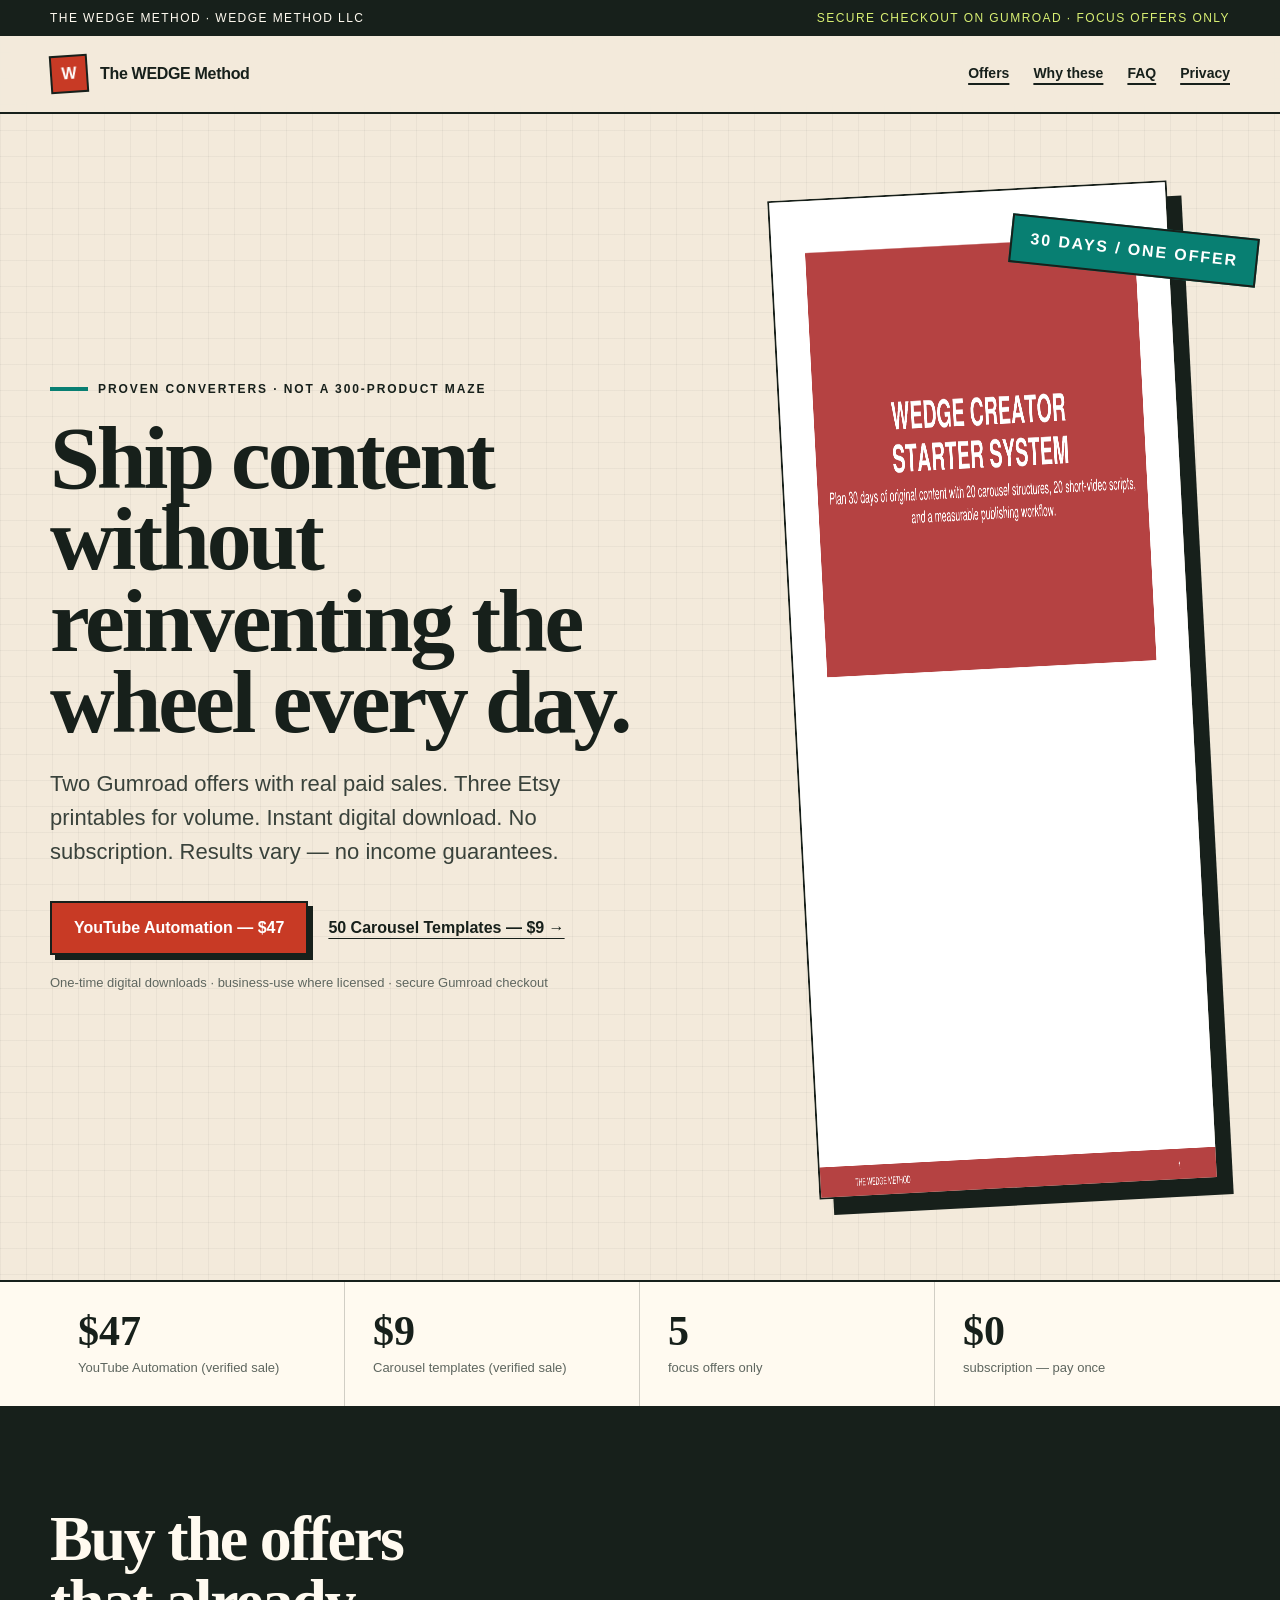
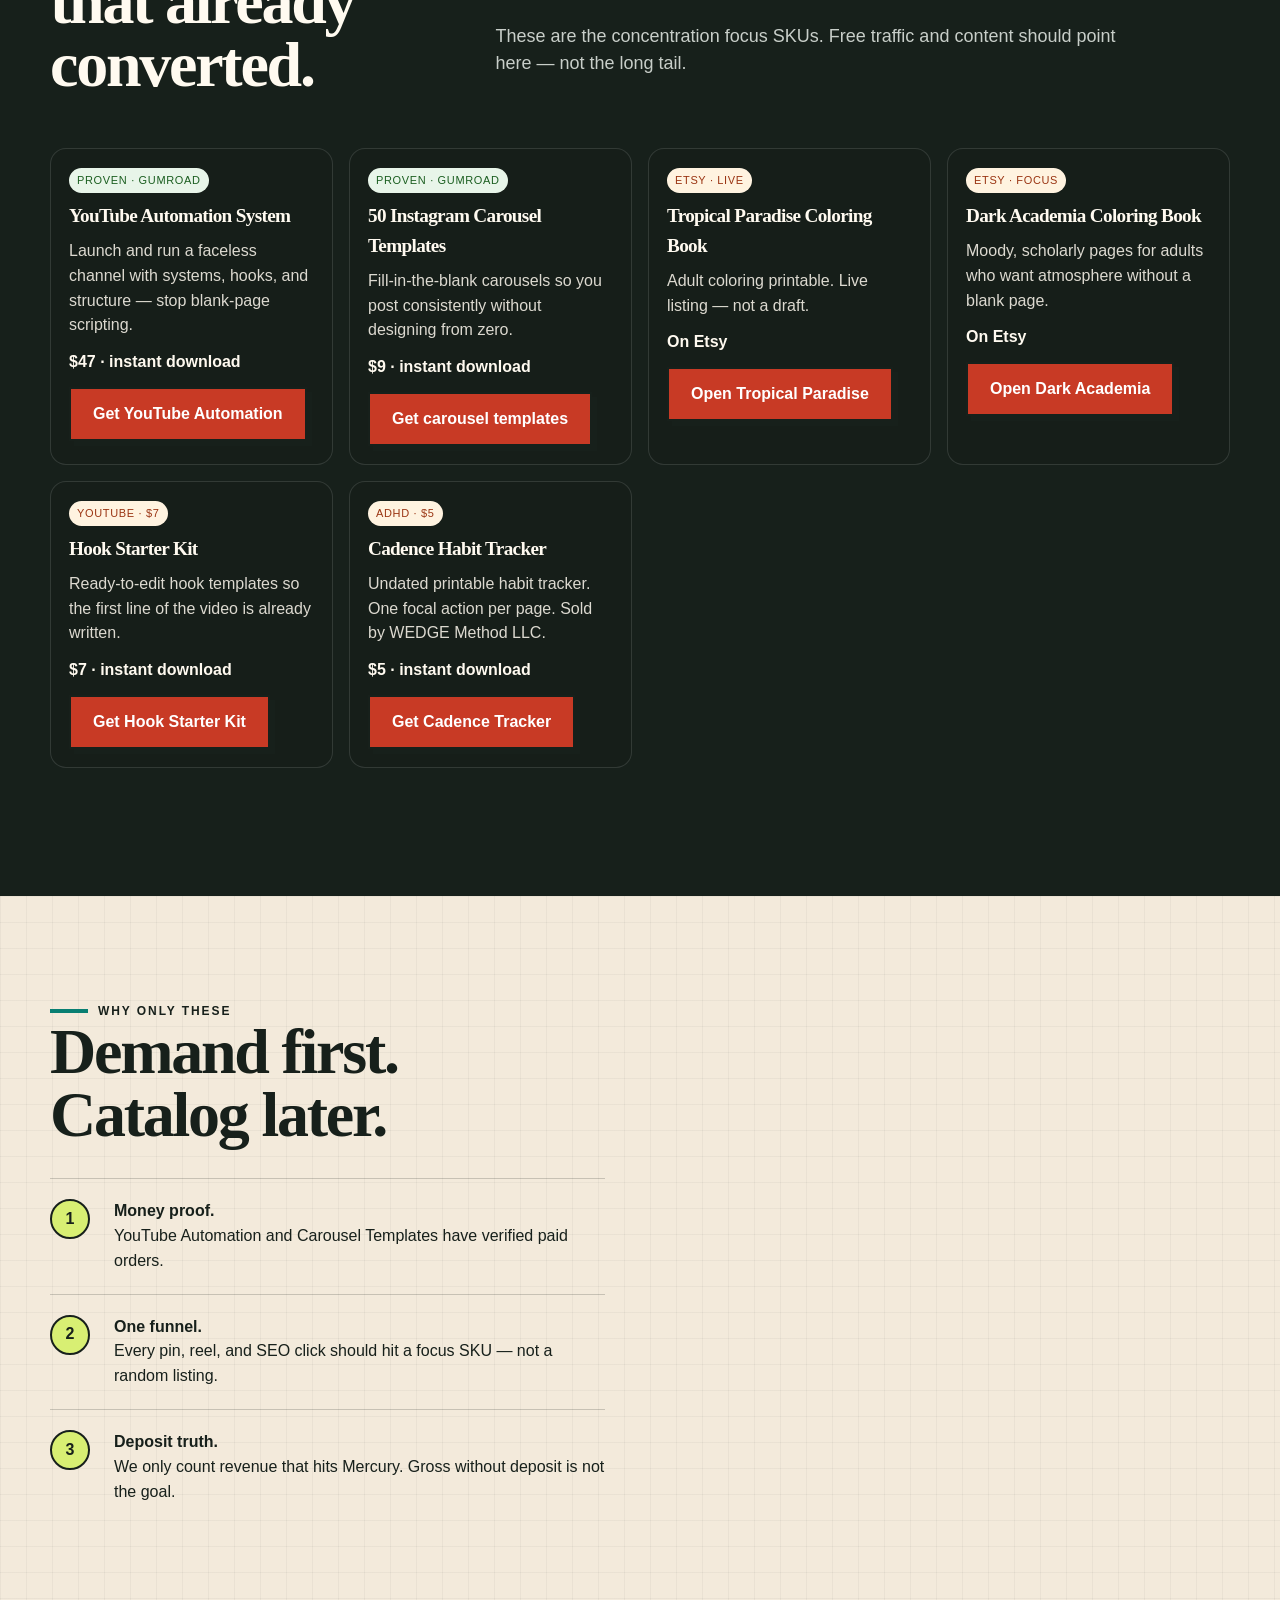
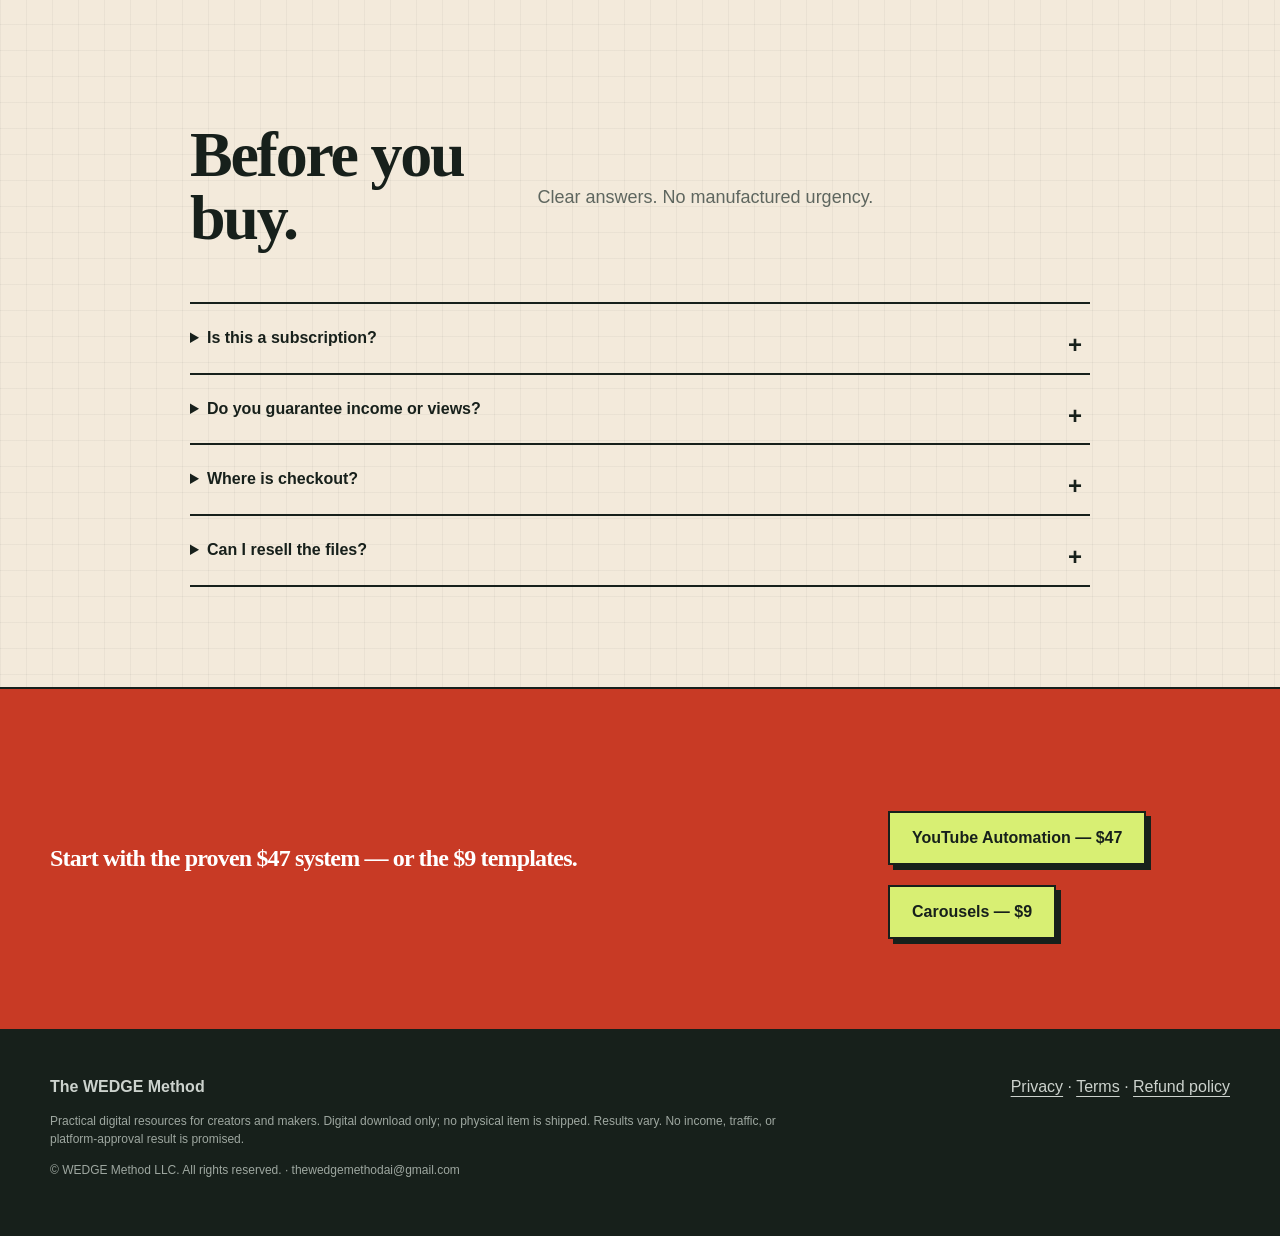
<file: index.html>
<!doctype html>
<html lang="en">
<head>
  <meta charset="utf-8">
  <meta name="viewport" content="width=device-width, initial-scale=1">
  <meta name="robots" content="index,follow">
  <meta name="description" content="The WEDGE Method — proven digital products for creators: YouTube automation system ($47) and 50 Instagram carousel templates ($9). Instant download via Gumroad.">
  <meta property="og:type" content="website">
  <meta property="og:site_name" content="The WEDGE Method">
  <meta property="og:title" content="The WEDGE Method · Tools that remove blank-page work">
  <meta property="og:description" content="Verified checkout. YouTube Automation System $47 · 50 Instagram Carousel Templates $9 · adult coloring printables on Etsy.">
  <meta property="og:image" content="https://jakeolschewski.github.io/wedge-storefront/assets/creator-starter-cover.png">
  <meta property="og:url" content="https://jakeolschewski.github.io/wedge-storefront/">
  <meta name="twitter:card" content="summary_large_image">
  <meta name="twitter:title" content="The WEDGE Method · Proven creator tools">
  <meta name="twitter:description" content="YouTube Automation $47 · Carousel Templates $9 · secure Gumroad checkout.">
  <meta name="twitter:image" content="https://jakeolschewski.github.io/wedge-storefront/assets/creator-starter-cover.png">
  <meta http-equiv="Content-Security-Policy" content="default-src 'self'; img-src 'self' https:; style-src 'self' 'unsafe-inline'; script-src 'self'; base-uri 'none'; form-action 'none'">
  <title>The WEDGE Method · YouTube Automation + Carousel Templates</title>
  <link rel="icon" href="favicon.svg" type="image/svg+xml">
  <link rel="stylesheet" href="styles.css">
  <style>
    .offer-grid{display:grid;grid-template-columns:repeat(auto-fit,minmax(260px,1fr));gap:16px;margin:28px 0}
    .offer{border:1px solid rgba(255,255,255,.12);border-radius:16px;padding:18px;background:rgba(0,0,0,.04)}
    .offer h3{margin:8px 0;font-size:1.2rem}
    .offer p{margin:0 0 12px;opacity:.85}
    .badge{display:inline-block;font-size:11px;letter-spacing:.06em;text-transform:uppercase;padding:4px 8px;border-radius:999px;background:#e8f5e9;color:#1b5e20}
    .badge.soft{background:#fff3e0;color:#9a3412}
    .price{font-weight:700;margin-bottom:12px}
  </style>
</head>
<body data-commerce-state="owner_approved_production">
  <a class="skip-link" href="#main">Skip to products</a>

  <div class="topline"><div class="shell"><span>The WEDGE Method · WEDGE Method LLC</span><span class="topline__state">Secure checkout on Gumroad · focus offers only</span></div></div>
  <header class="nav">
    <div class="shell nav__inner">
      <a class="wordmark" href="index.html" aria-label="The WEDGE Method home"><span class="wordmark__mark">W</span><span>The WEDGE Method</span></a>
      <nav class="nav__links" aria-label="Primary navigation"><a href="#offers">Offers</a><a href="#why">Why these</a><a href="#faq">FAQ</a><a href="privacy.html">Privacy</a></nav>
    </div>
  </header>
<main id="main">
  <section class="hero">
    <div class="shell hero__grid">
      <div data-reveal>
        <span class="eyebrow">Proven converters · not a 300-product maze</span>
        <h1>Ship content without reinventing the wheel every day.</h1>
        <p class="lede">Two Gumroad offers with real paid sales. Three Etsy printables for volume. Instant digital download. No subscription. Results vary — no income guarantees.</p>
        <div class="hero__actions">
          <a class="cta" href="https://wedgemethod.gumroad.com/l/youtube-automation?utm_source=storefront&utm_medium=web&utm_campaign=million_push" rel="noopener sponsored">YouTube Automation — $47</a>
          <a class="text-link" href="https://wedgemethod.gumroad.com/l/carousel-templates-50?utm_source=storefront&utm_medium=web&utm_campaign=million_push" rel="noopener sponsored">50 Carousel Templates — $9 →</a>
        </div>
        <p class="microcopy">One-time digital downloads · business-use where licensed · secure Gumroad checkout</p>
      </div>
      <div class="cover-stage" data-reveal><img class="cover" src="assets/creator-starter-cover.png" width="800" height="1000" alt="The WEDGE Method digital products"></div>
    </div>
  </section>

  <section class="metrics" aria-label="Focus summary"><div class="shell metrics__grid">
    <div class="metric"><strong>$47</strong><span>YouTube Automation (verified sale)</span></div>
    <div class="metric"><strong>$9</strong><span>Carousel templates (verified sale)</span></div>
    <div class="metric"><strong>5</strong><span>focus offers only</span></div>
    <div class="metric"><strong>$0</strong><span>subscription — pay once</span></div>
  </div></section>

  <section class="section section--ink" id="offers">
    <div class="shell">
      <div class="section__head"><h2>Buy the offers that already converted.</h2><p class="section__intro">These are the concentration focus SKUs. Free traffic and content should point here — not the long tail.</p></div>
      <div class="offer-grid">
        <article class="offer">
          <span class="badge">Proven · Gumroad</span>
          <h3>YouTube Automation System</h3>
          <p>Launch and run a faceless channel with systems, hooks, and structure — stop blank-page scripting.</p>
          <div class="price">$47 · instant download</div>
          <a class="cta" href="https://wedgemethod.gumroad.com/l/youtube-automation?utm_source=storefront&utm_medium=web&utm_campaign=million_push" rel="noopener sponsored">Get YouTube Automation</a>
        </article>
        <article class="offer">
          <span class="badge">Proven · Gumroad</span>
          <h3>50 Instagram Carousel Templates</h3>
          <p>Fill-in-the-blank carousels so you post consistently without designing from zero.</p>
          <div class="price">$9 · instant download</div>
          <a class="cta" href="https://wedgemethod.gumroad.com/l/carousel-templates-50?utm_source=storefront&utm_medium=web&utm_campaign=million_push" rel="noopener sponsored">Get carousel templates</a>
        </article>
        <article class="offer">
          <span class="badge soft">Etsy · live</span>
          <h3>Tropical Paradise Coloring Book</h3>
          <p>Adult coloring printable. Live listing — not a draft.</p>
          <div class="price">On Etsy</div>
          <a class="cta" href="https://www.etsy.com/listing/4511860688?utm_source=storefront&utm_medium=web&utm_campaign=million_push" rel="noopener">Open Tropical Paradise</a>
        </article>
        <article class="offer">
          <span class="badge soft">Etsy · focus</span>
          <h3>Dark Academia Coloring Book</h3>
          <p>Moody, scholarly pages for adults who want atmosphere without a blank page.</p>
          <div class="price">On Etsy</div>
          <a class="cta" href="https://www.etsy.com/listing/4512462713?utm_source=storefront&utm_medium=web&utm_campaign=million_push" rel="noopener">Open Dark Academia</a>
        </article>
        <article class="offer">
          <span class="badge soft">YouTube · $7</span>
          <h3>Hook Starter Kit</h3>
          <p>Ready-to-edit hook templates so the first line of the video is already written.</p>
          <div class="price">$7 · instant download</div>
          <a class="cta" href="https://wedgemethod.gumroad.com/l/hook-starter-kit?utm_source=storefront&utm_medium=web&utm_campaign=million_push" rel="noopener sponsored">Get Hook Starter Kit</a>
        </article>
        <article class="offer">
          <span class="badge soft">ADHD · $5</span>
          <h3>Cadence Habit Tracker</h3>
          <p>Undated printable habit tracker. One focal action per page. Sold by WEDGE Method LLC.</p>
          <div class="price">$5 · instant download</div>
          <a class="cta" href="https://wedgemethod.gumroad.com/l/adurm?utm_source=storefront&utm_medium=web&utm_campaign=million_push" rel="noopener sponsored">Get Cadence Tracker</a>
        </article>
      </div>
    </div>
  </section>

  <section class="section" id="why">
    <div class="shell method">
      <div data-reveal>
        <span class="eyebrow">Why only these</span>
        <h2>Demand first. Catalog later.</h2>
        <ol class="steps">
          <li><span>1</span><div><strong>Money proof.</strong><br>YouTube Automation and Carousel Templates have verified paid orders.</div></li>
          <li><span>2</span><div><strong>One funnel.</strong><br>Every pin, reel, and SEO click should hit a focus SKU — not a random listing.</div></li>
          <li><span>3</span><div><strong>Deposit truth.</strong><br>We only count revenue that hits Mercury. Gross without deposit is not the goal.</div></li>
        </ol>
      </div>
    </div>
  </section>

  <section class="section" id="faq"><div class="shell faq"><div class="section__head"><h2>Before you buy.</h2><p class="section__intro">Clear answers. No manufactured urgency.</p></div>
    <details><summary>Is this a subscription?</summary><p>No. Each listed offer is a one-time digital download on Gumroad or Etsy.</p></details>
    <details><summary>Do you guarantee income or views?</summary><p>No. These are tools and printables. Results depend on your offer, audience, and execution.</p></details>
    <details><summary>Where is checkout?</summary><p>Gumroad for systems/templates. Etsy for the coloring focus listings. Both are established marketplaces with buyer protection.</p></details>
    <details><summary>Can I resell the files?</summary><p>No redistribution or resale of source files unless a product’s license explicitly says otherwise.</p></details>
  </div></section>

  <section class="close"><div class="shell close__grid">
    <h2>Start with the proven $47 system — or the $9 templates.</h2>
    <div class="hero__actions">
      <a class="cta" href="https://wedgemethod.gumroad.com/l/youtube-automation?utm_source=storefront&utm_medium=web&utm_campaign=million_push" rel="noopener sponsored">YouTube Automation — $47</a>
      <a class="cta" href="https://wedgemethod.gumroad.com/l/carousel-templates-50?utm_source=storefront&utm_medium=web&utm_campaign=million_push" rel="noopener sponsored">Carousels — $9</a>
    </div>
  </div></section>
</main>

  <footer class="footer">
    <div class="shell footer__grid">
      <div><strong>The WEDGE Method</strong><p class="footer__small">Practical digital resources for creators and makers. Digital download only; no physical item is shipped. Results vary. No income, traffic, or platform-approval result is promised.</p><p class="footer__small">© WEDGE Method LLC. All rights reserved. · thewedgemethodai@gmail.com</p></div>
      <div><a href="privacy.html">Privacy</a> · <a href="terms.html">Terms</a> · <a href="refund.html">Refund policy</a></div>
    </div>
  </footer>
  <script src="app.js" defer></script>
</body>
</html>
</file>
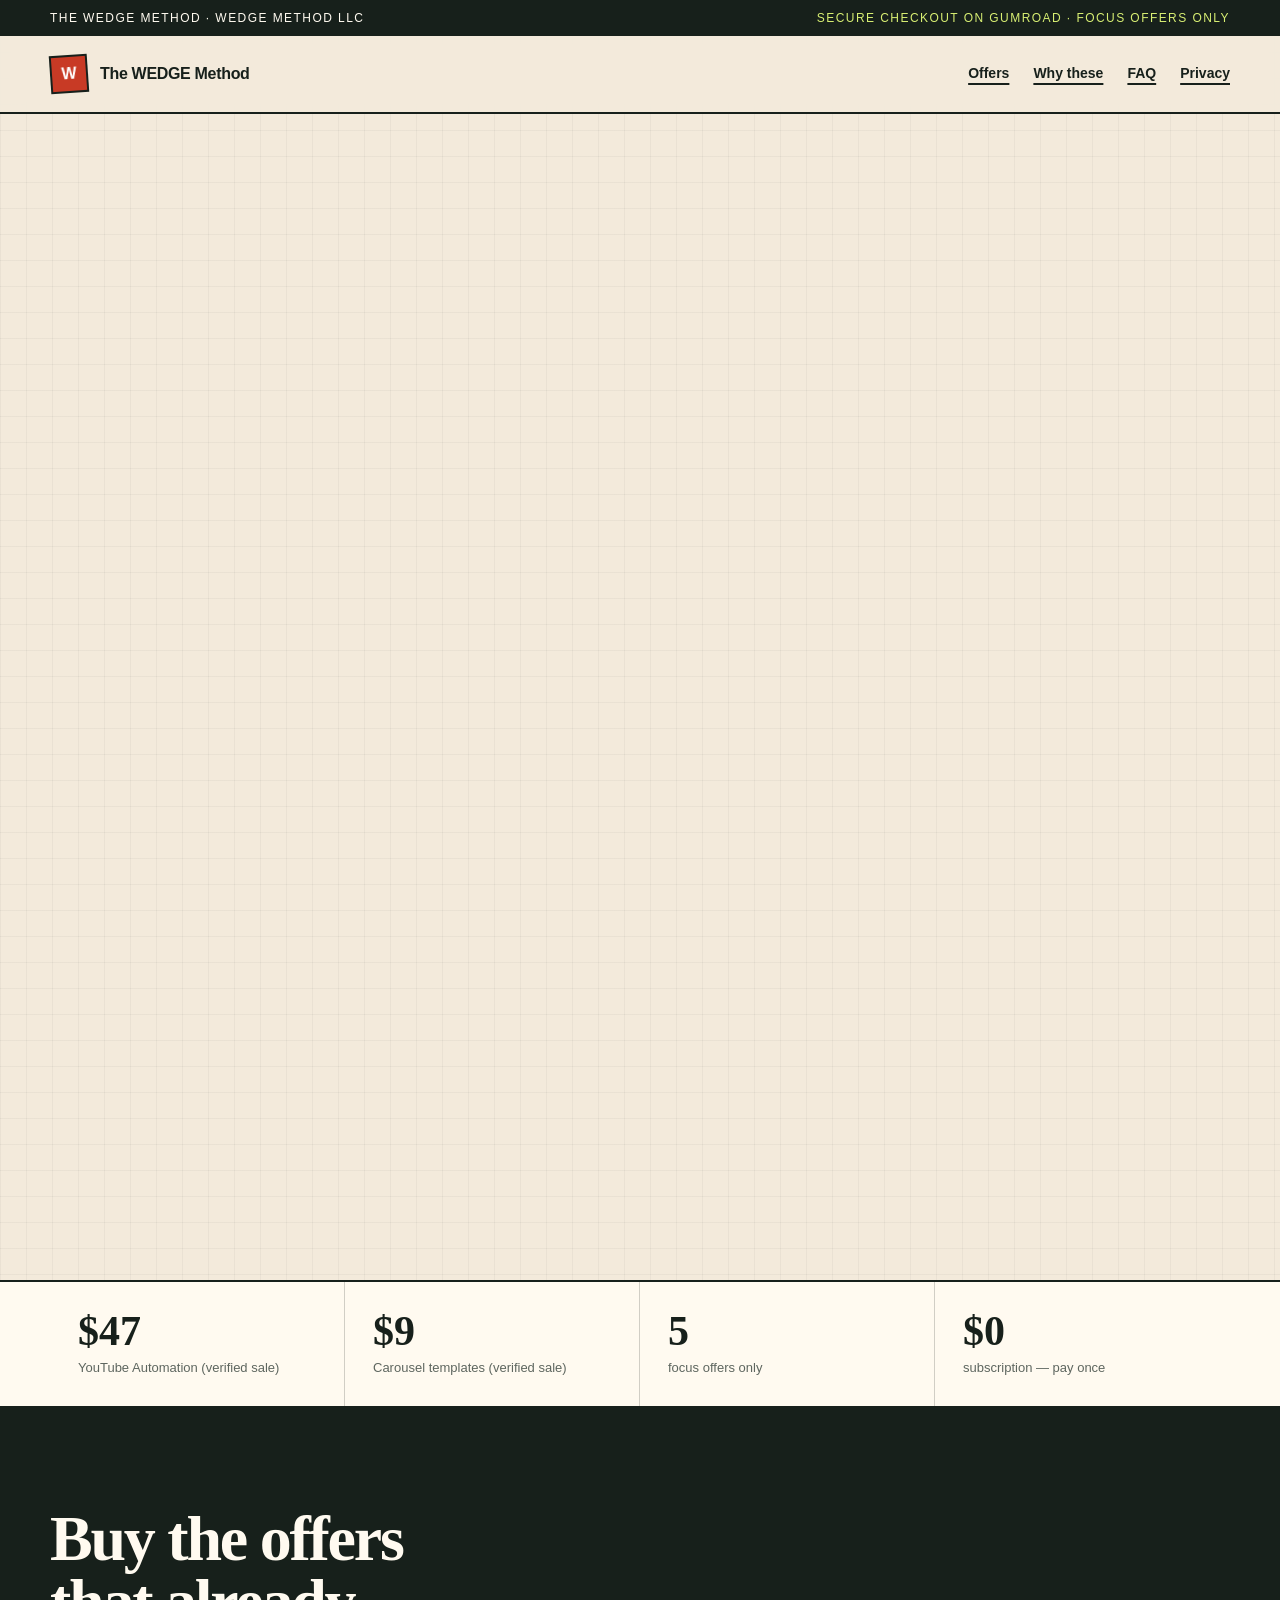
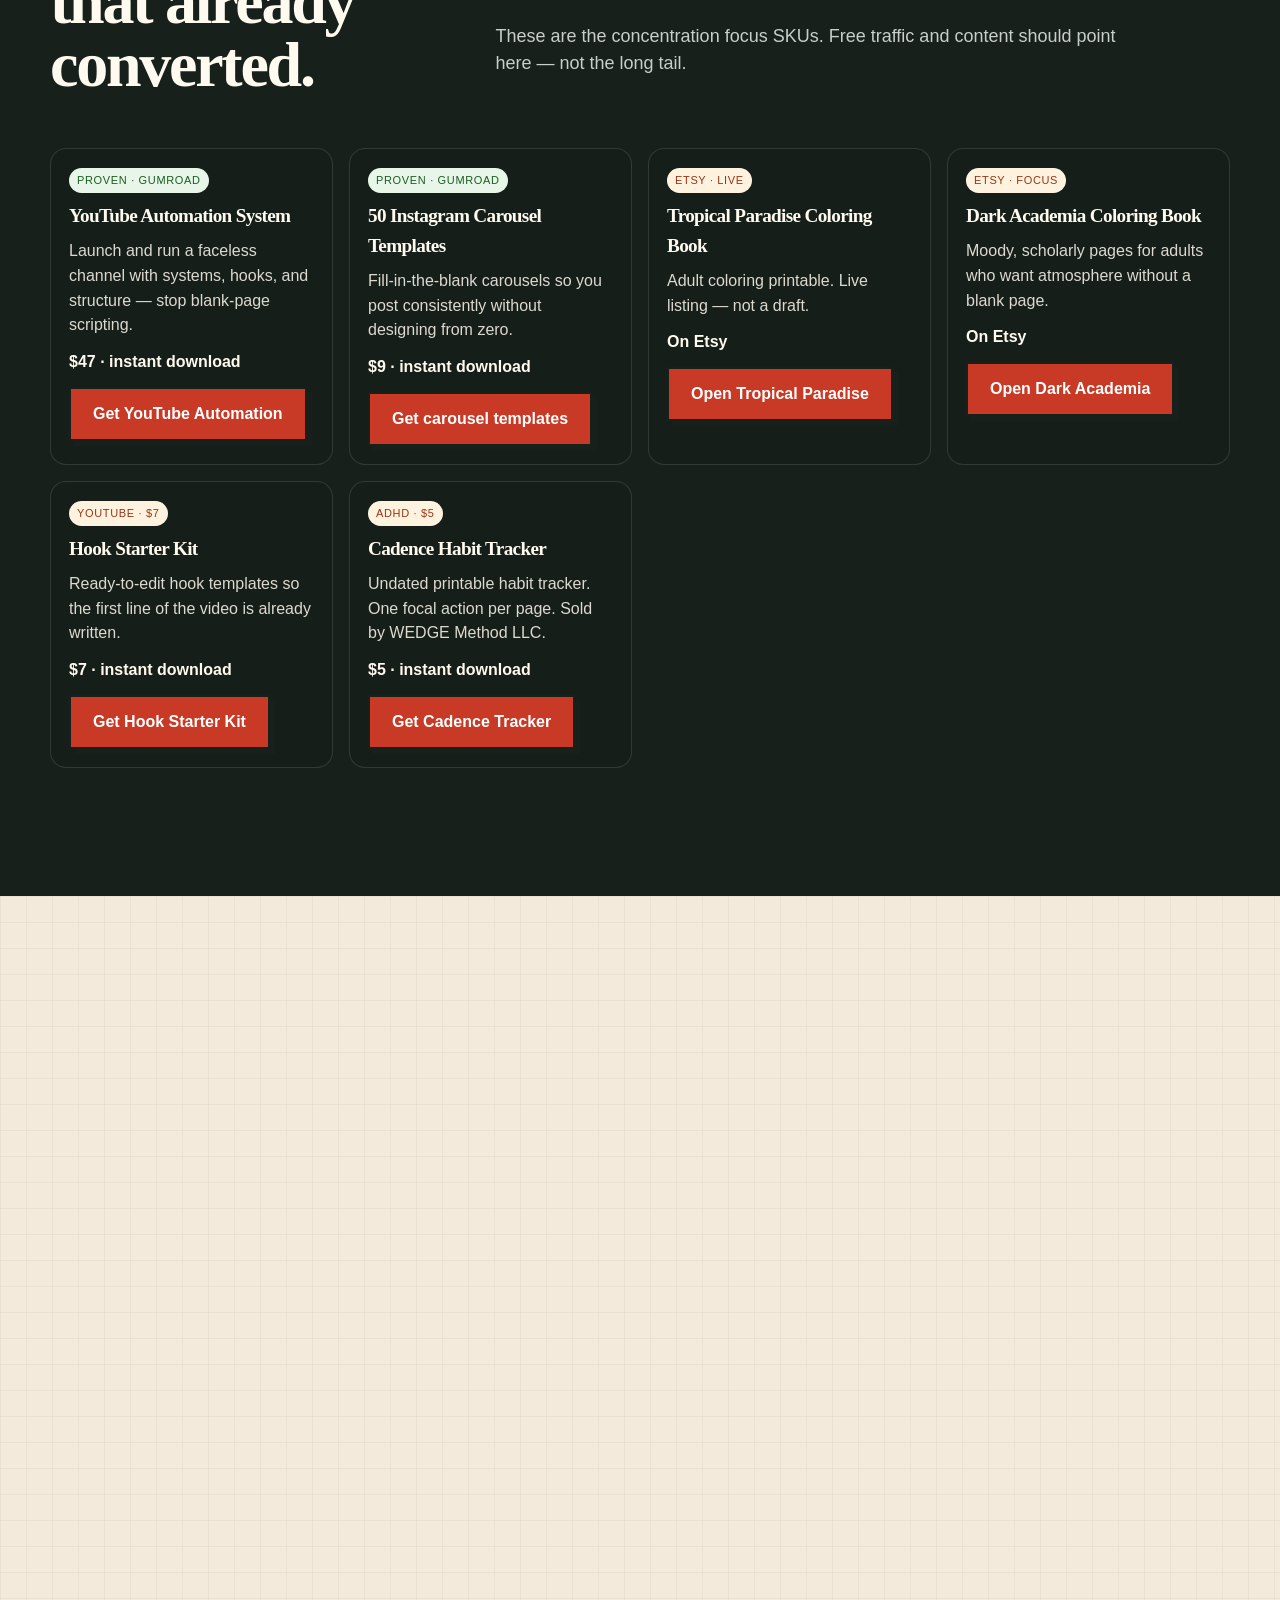
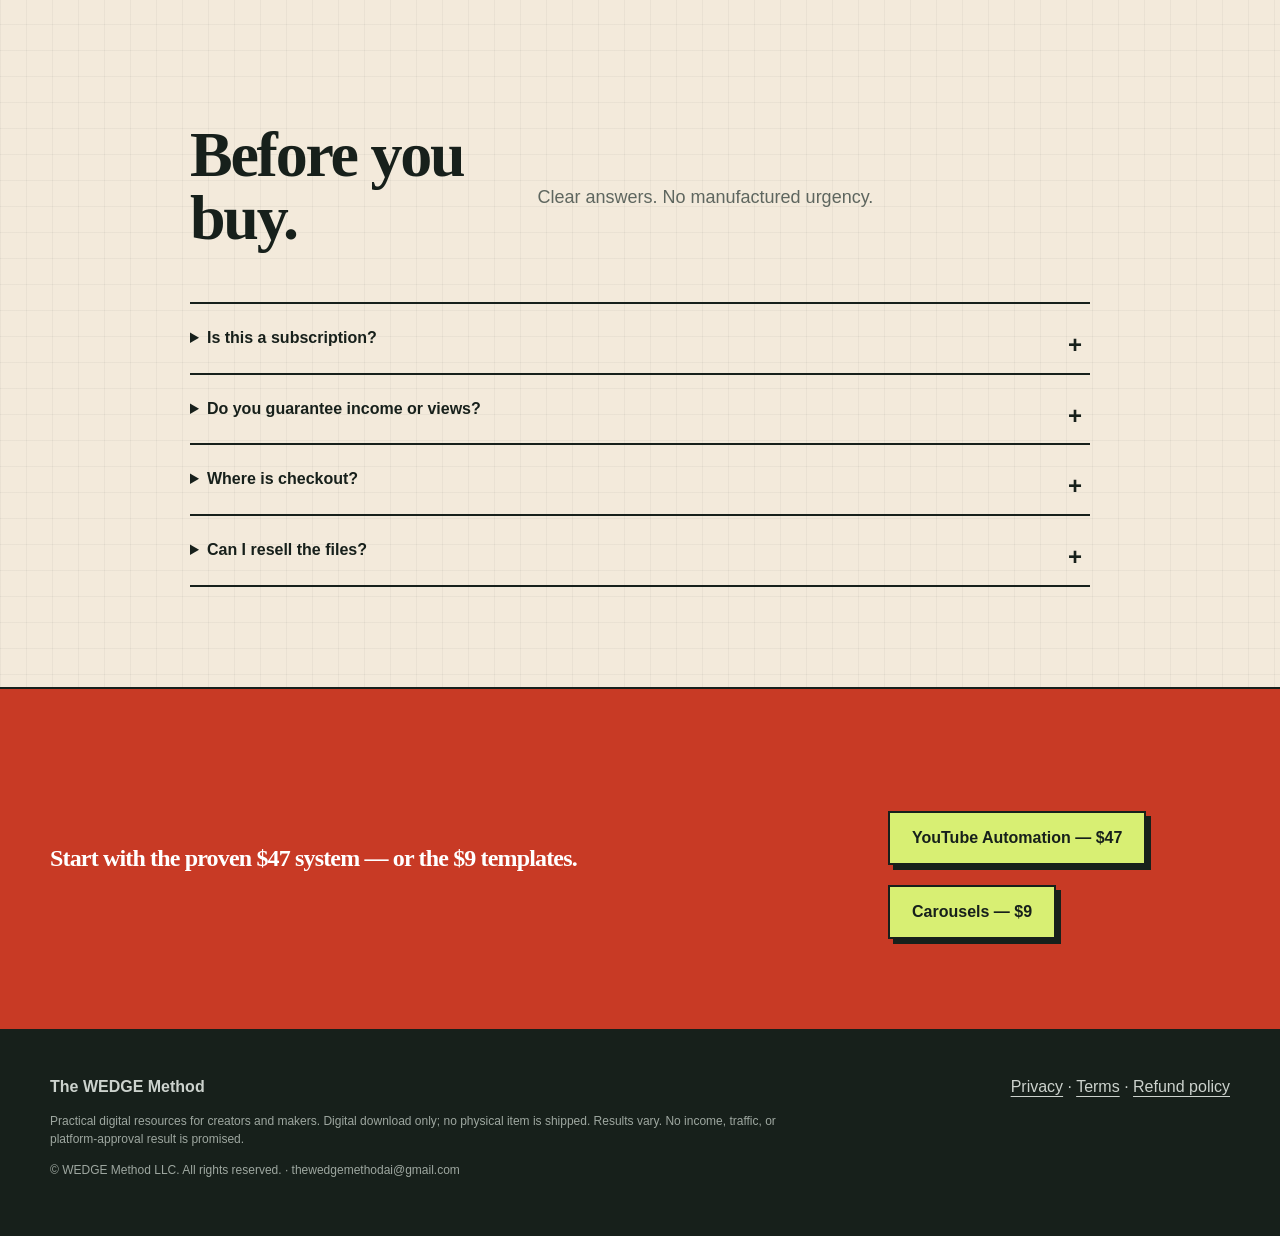
<file: adhd.html>
<!doctype html>
<html lang="en">
<head>
  <meta charset="utf-8">
  <meta name="viewport" content="width=device-width, initial-scale=1">
  <meta name="robots" content="noindex,follow">
  <meta http-equiv="refresh" content="0; url=index.html">
  <title>ADHD Life OS is not for sale yet · The WEDGE Method</title>
  <link rel="canonical" href="https://jakeolschewski.github.io/wedge-storefront/">
</head>
<body>
  <p>ADHD Life OS is not a live product of WEDGE Method LLC. The checkout slug does not exist.</p>
  <p><a href="index.html">Buy the live YouTube Automation System ($47) or carousel templates ($9).</a></p>
  <p>Sold by WEDGE Method LLC. The WEDGE Method is the customer-facing brand.</p>
</body>
</html>
</file>
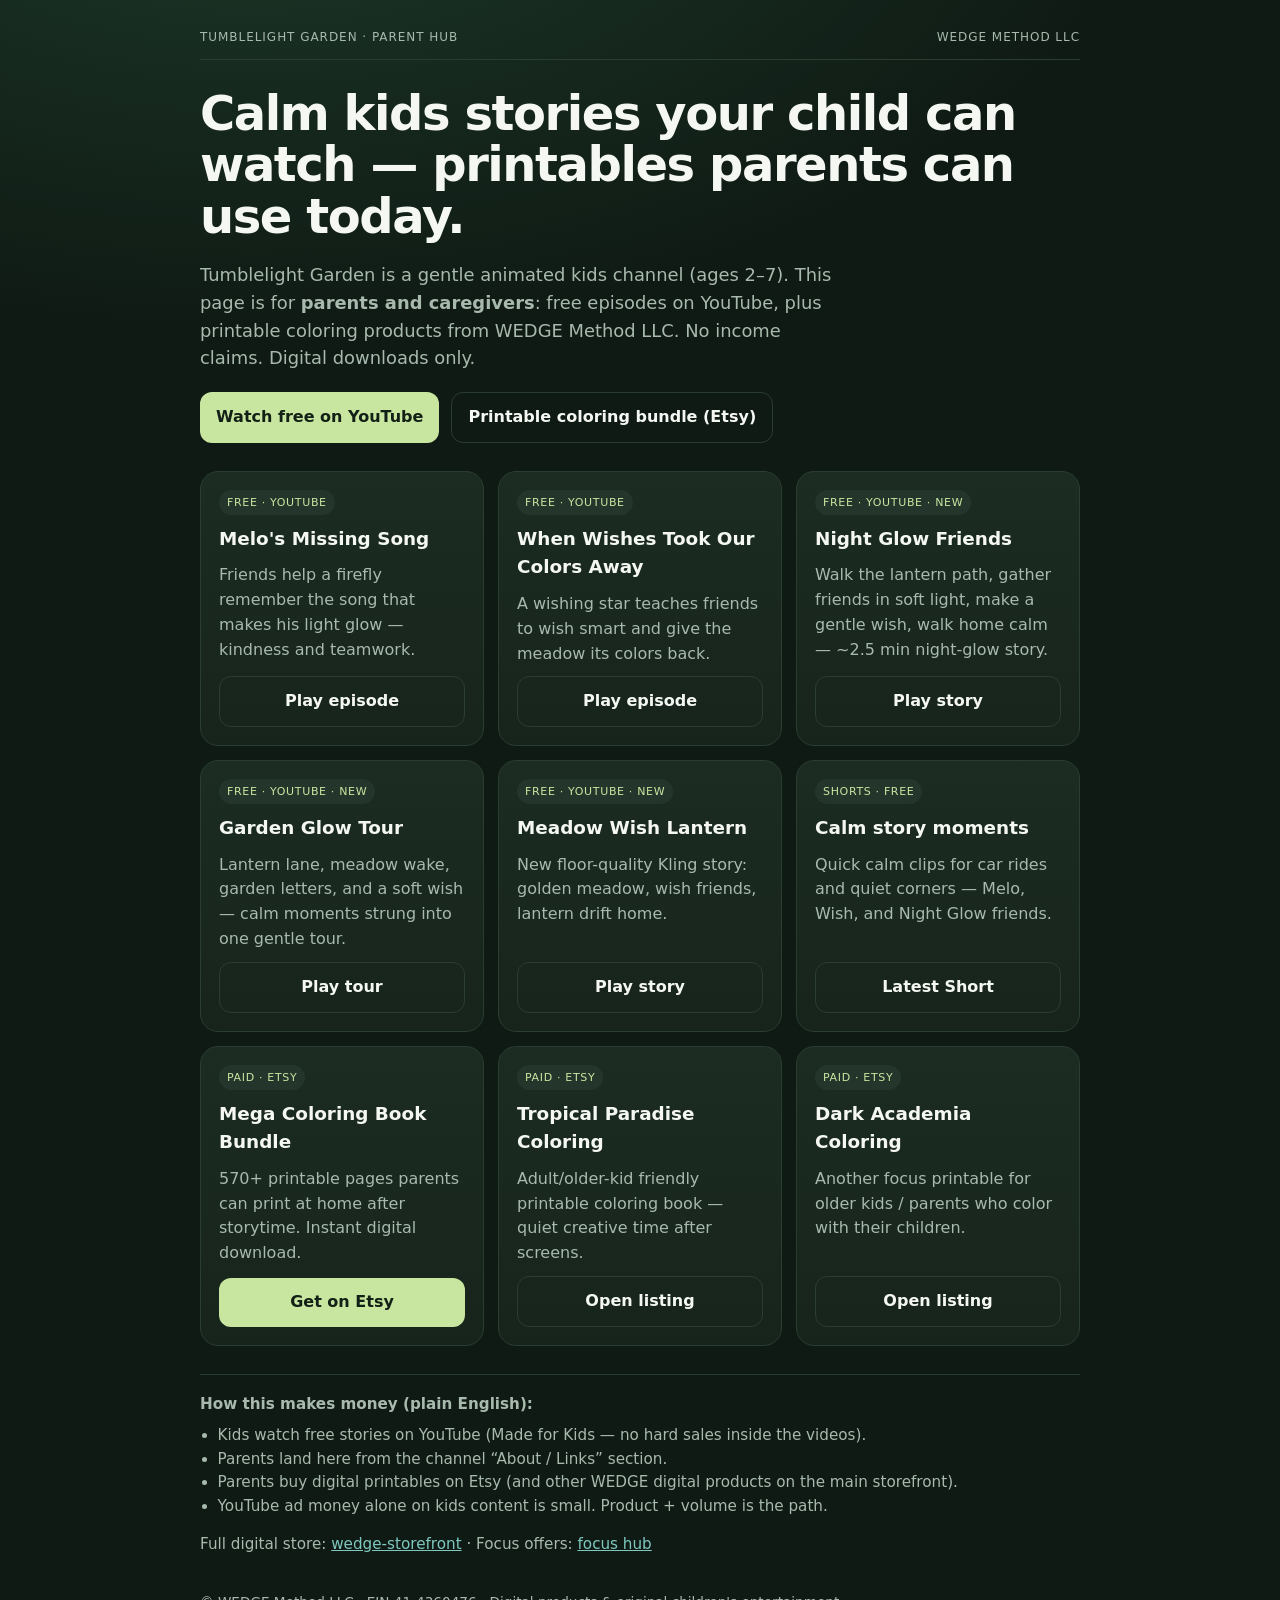
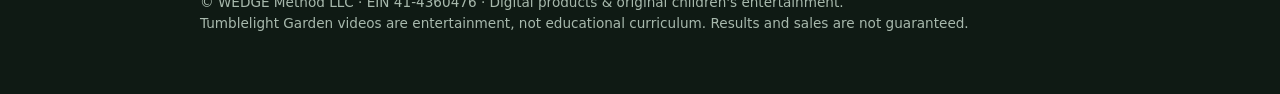
<file: tumblelight.html>
<!doctype html>
<html lang="en">
<head>
  <meta charset="utf-8">
  <meta name="viewport" content="width=device-width, initial-scale=1">
  <meta name="description" content="Tumblelight Garden for parents — calm kids stories on YouTube plus printable coloring books from WEDGE Method LLC.">
  <title>Tumblelight Garden · For Parents | The WEDGE Method</title>
  <link rel="canonical" href="https://jakeolschewski.github.io/wedge-storefront/tumblelight.html">
  <meta name="robots" content="index,follow">
  <style>
    :root {
      --bg: #0f1a14;
      --card: #17241c;
      --ink: #f4f7f2;
      --muted: #a8b9ad;
      --accent: #c8e6a0;
      --soft: #7ec8c0;
      --line: #2a3d31;
    }
    * { box-sizing: border-box; }
    body {
      margin: 0;
      font-family: ui-sans-serif, system-ui, -apple-system, Segoe UI, Roboto, Helvetica, Arial, sans-serif;
      background: radial-gradient(900px 500px at 20% -10%, #1e3a2a, var(--bg));
      color: var(--ink);
      line-height: 1.55;
    }
    .shell { max-width: 920px; margin: 0 auto; padding: 28px 20px 60px; }
    .topline {
      font-size: 12px; letter-spacing: .08em; text-transform: uppercase;
      color: var(--muted); border-bottom: 1px solid var(--line);
      padding-bottom: 12px; display: flex; justify-content: space-between; gap: 12px; flex-wrap: wrap;
    }
    h1 { font-size: clamp(2rem, 5vw, 3rem); line-height: 1.08; margin: 28px 0 12px; letter-spacing: -.03em; }
    .lede { font-size: 1.12rem; color: var(--muted); max-width: 40rem; }
    .grid { display: grid; grid-template-columns: repeat(auto-fit, minmax(250px, 1fr)); gap: 14px; margin: 28px 0; }
    .card {
      background: linear-gradient(180deg, #1c2c22, var(--card));
      border: 1px solid var(--line); border-radius: 18px; padding: 18px;
      display: flex; flex-direction: column; gap: 10px; min-height: 220px;
    }
    .card h2 { margin: 0; font-size: 1.15rem; }
    .card p { margin: 0; color: var(--muted); flex: 1; }
    .badge {
      display: inline-block; font-size: 11px; letter-spacing: .06em; text-transform: uppercase;
      padding: 4px 8px; border-radius: 999px; background: #24362c; color: var(--accent); width: fit-content;
    }
    .cta {
      display: inline-flex; align-items: center; justify-content: center; text-decoration: none;
      background: var(--accent); color: #132016; font-weight: 700; border-radius: 12px; padding: 12px 16px;
    }
    .cta.secondary { background: transparent; color: var(--ink); border: 1px solid var(--line); }
    .hero-actions { display: flex; flex-wrap: wrap; gap: 12px; margin-top: 20px; }
    .note {
      color: var(--muted); font-size: .95rem; border-top: 1px solid var(--line);
      padding-top: 18px; margin-top: 8px;
    }
    footer { color: var(--muted); font-size: .85rem; margin-top: 36px; }
    a { color: var(--soft); }
    ul.clean { margin: 8px 0 0; padding-left: 1.1rem; color: var(--muted); }
  </style>
</head>
<body>
  <div class="shell">
    <div class="topline">
      <span>Tumblelight Garden · Parent hub</span>
      <span>WEDGE Method LLC</span>
    </div>

    <h1>Calm kids stories your child can watch — printables parents can use today.</h1>
    <p class="lede">
      Tumblelight Garden is a gentle animated kids channel (ages 2–7). This page is for
      <strong>parents and caregivers</strong>: free episodes on YouTube, plus printable coloring
      products from WEDGE Method LLC. No income claims. Digital downloads only.
    </p>
    <div class="hero-actions">
      <a class="cta" href="https://www.youtube.com/@TumblelightGarden?utm_source=tumblelight_parent&utm_medium=web&utm_campaign=money_path">Watch free on YouTube</a>
      <a class="cta secondary" href="https://www.etsy.com/listing/4521407583?utm_source=tumblelight_parent&utm_medium=web&utm_campaign=money_path">Printable coloring bundle (Etsy)</a>
    </div>

    <div class="grid">
      <article class="card">
        <span class="badge">Free · YouTube</span>
        <h2>Melo's Missing Song</h2>
        <p>Friends help a firefly remember the song that makes his light glow — kindness and teamwork.</p>
        <a class="cta secondary" href="https://www.youtube.com/watch?v=zaeiIUaHRus&utm_source=tumblelight_parent&utm_medium=web&utm_campaign=money_path">Play episode</a>
      </article>

      <article class="card">
        <span class="badge">Free · YouTube</span>
        <h2>When Wishes Took Our Colors Away</h2>
        <p>A wishing star teaches friends to wish smart and give the meadow its colors back.</p>
        <a class="cta secondary" href="https://www.youtube.com/watch?v=GE2a-nXNpDk&utm_source=tumblelight_parent&utm_medium=web&utm_campaign=money_path">Play episode</a>
      </article>

      <article class="card">
        <span class="badge">Free · YouTube · New</span>
        <h2>Night Glow Friends</h2>
        <p>Walk the lantern path, gather friends in soft light, make a gentle wish, walk home calm — ~2.5 min night-glow story.</p>
        <a class="cta secondary" href="https://www.youtube.com/watch?v=JA7bTyZcHtQ&utm_source=tumblelight_parent&utm_medium=web&utm_campaign=money_path">Play story</a>
      </article>

      <article class="card">
        <span class="badge">Free · YouTube · New</span>
        <h2>Garden Glow Tour</h2>
        <p>Lantern lane, meadow wake, garden letters, and a soft wish — calm moments strung into one gentle tour.</p>
        <a class="cta secondary" href="https://www.youtube.com/watch?v=LuyABt5njn0&utm_source=tumblelight_parent&utm_medium=web&utm_campaign=money_path">Play tour</a>
      </article>

      <article class="card">
        <span class="badge">Free · YouTube · New</span>
        <h2>Meadow Wish Lantern</h2>
        <p>New floor-quality Kling story: golden meadow, wish friends, lantern drift home.</p>
        <a class="cta secondary" href="https://www.youtube.com/watch?v=YH9rtHPD8m0&utm_source=tumblelight_parent&utm_medium=web&utm_campaign=money_path">Play story</a>
      </article>

      <article class="card">
        <span class="badge">Shorts · Free</span>
        <h2>Calm story moments</h2>
        <p>Quick calm clips for car rides and quiet corners — Melo, Wish, and Night Glow friends.</p>
        <a class="cta secondary" href="https://www.youtube.com/watch?v=ZRZkhIHvvRc&utm_source=tumblelight_parent&utm_medium=web&utm_campaign=money_path">Latest Short</a>
      </article>

      <article class="card">
        <span class="badge">Paid · Etsy</span>
        <h2>Mega Coloring Book Bundle</h2>
        <p>570+ printable pages parents can print at home after storytime. Instant digital download.</p>
        <a class="cta" href="https://www.etsy.com/listing/4521407583?utm_source=tumblelight_parent&utm_medium=web&utm_campaign=money_path">Get on Etsy</a>
      </article>

      <article class="card">
        <span class="badge">Paid · Etsy</span>
        <h2>Tropical Paradise Coloring</h2>
        <p>Adult/older-kid friendly printable coloring book — quiet creative time after screens.</p>
        <a class="cta secondary" href="https://www.etsy.com/listing/4511860688?utm_source=tumblelight_parent&utm_medium=web&utm_campaign=money_path">Open listing</a>
      </article>

      <article class="card">
        <span class="badge">Paid · Etsy</span>
        <h2>Dark Academia Coloring</h2>
        <p>Another focus printable for older kids / parents who color with their children.</p>
        <a class="cta secondary" href="https://www.etsy.com/listing/4512462713?utm_source=tumblelight_parent&utm_medium=web&utm_campaign=money_path">Open listing</a>
      </article>
    </div>

    <div class="note">
      <strong>How this makes money (plain English):</strong>
      <ul class="clean">
        <li>Kids watch free stories on YouTube (Made for Kids — no hard sales inside the videos).</li>
        <li>Parents land here from the channel “About / Links” section.</li>
        <li>Parents buy digital printables on Etsy (and other WEDGE digital products on the main storefront).</li>
        <li>YouTube ad money alone on kids content is small. Product + volume is the path.</li>
      </ul>
      <p style="margin-top:14px">
        Full digital store:
        <a href="https://jakeolschewski.github.io/wedge-storefront/?utm_source=tumblelight_parent&utm_medium=web&utm_campaign=money_path">wedge-storefront</a>
        · Focus offers:
        <a href="https://jakeolschewski.github.io/wedge-focus-hub/?utm_source=tumblelight_parent&utm_medium=web&utm_campaign=money_path">focus hub</a>
      </p>
    </div>

    <footer>
      © WEDGE Method LLC · EIN 41-4360476 · Digital products &amp; original children's entertainment.<br>
      Tumblelight Garden videos are entertainment, not educational curriculum. Results and sales are not guaranteed.
    </footer>
  </div>
</body>
</html>
</file>
<file: styles.css>
:root {
  color-scheme: light;
  --paper: #f3eadb;
  --paper-light: #fffaf0;
  --ink: #17201b;
  --muted: #5e665f;
  --tomato: #c83a25;
  --teal: #087f72;
  --acid: #d8ef73;
  --rule: rgba(23, 32, 27, .2);
  --shadow: 8px 8px 0 #17201b;
  --display: "Iowan Old Style", "Palatino Linotype", "Book Antiqua", Palatino, serif;
  --body: "Avenir Next", Avenir, Futura, "Trebuchet MS", sans-serif;
}
* { box-sizing: border-box; }
html { scroll-behavior: smooth; }
body {
  margin: 0;
  color: var(--ink);
  background:
    linear-gradient(rgba(23,32,27,.045) 1px, transparent 1px),
    linear-gradient(90deg, rgba(23,32,27,.045) 1px, transparent 1px),
    var(--paper);
  background-size: 26px 26px;
  font-family: var(--body);
  line-height: 1.55;
}
a { color: inherit; }
img { max-width: 100%; }
.skip-link { position: fixed; left: 16px; top: -80px; z-index: 100; padding: 12px 16px; background: var(--ink); color: white; }
.skip-link:focus { top: 16px; }
.shell { width: min(1180px, calc(100% - 36px)); margin-inline: auto; }
.topline { background: var(--ink); color: var(--paper-light); font-size: 12px; letter-spacing: .12em; text-transform: uppercase; }
.topline .shell { min-height: 36px; display: flex; align-items: center; justify-content: space-between; gap: 20px; }
.topline__state { color: var(--acid); }
.nav { position: sticky; top: 0; z-index: 40; border-bottom: 2px solid var(--ink); background: rgba(243,234,219,.94); backdrop-filter: blur(16px); }
.nav__inner { min-height: 76px; display: flex; align-items: center; justify-content: space-between; gap: 28px; }
.wordmark { text-decoration: none; display: flex; align-items: center; gap: 12px; font-weight: 800; letter-spacing: -.02em; }
.wordmark__mark { width: 38px; height: 38px; display: grid; place-items: center; background: var(--tomato); color: white; border: 2px solid var(--ink); transform: rotate(-4deg); }
.nav__links { display: flex; align-items: center; gap: 24px; }
.nav__links a { text-decoration-thickness: 2px; text-underline-offset: 5px; font-weight: 650; font-size: 14px; }
.hero { min-height: 720px; display: grid; align-items: center; padding: 76px 0 90px; overflow: hidden; }
.hero__grid { display: grid; grid-template-columns: minmax(0, 1.12fr) minmax(340px, .88fr); gap: clamp(46px, 8vw, 110px); align-items: center; }
.eyebrow { display: inline-flex; gap: 10px; align-items: center; font-size: 12px; font-weight: 800; letter-spacing: .16em; text-transform: uppercase; }
.eyebrow::before { content: ""; width: 38px; height: 4px; background: var(--teal); }
h1, h2, h3 { font-family: var(--display); letter-spacing: -.035em; }
h1 { margin: 18px 0 24px; max-width: 760px; font-size: clamp(52px, 7vw, 94px); line-height: .91; font-weight: 700; }
h1 em { color: var(--tomato); font-style: italic; }
.lede { max-width: 680px; color: #39423b; font-size: clamp(18px, 2vw, 22px); }
.hero__actions { margin-top: 32px; display: flex; align-items: center; flex-wrap: wrap; gap: 20px; }
.cta { min-height: 54px; padding: 0 22px; display: inline-flex; align-items: center; justify-content: center; border: 2px solid var(--ink); background: var(--tomato); color: #fff; box-shadow: 5px 5px 0 var(--ink); text-decoration: none; font-weight: 850; transition: transform .18s ease, box-shadow .18s ease; }
.cta:hover { transform: translate(3px, 3px); box-shadow: 2px 2px 0 var(--ink); }
.cta--disabled { background: #d8d0c2; color: #4e544f; cursor: not-allowed; box-shadow: none; }
.text-link { font-weight: 800; text-underline-offset: 5px; }
.microcopy { margin-top: 18px; font-size: 13px; color: var(--muted); }
.cover-stage { position: relative; isolation: isolate; min-height: 560px; display: grid; place-items: center; }
.cover-stage::before { content: ""; position: absolute; width: 82%; aspect-ratio: 1; border-radius: 50%; background: var(--acid); border: 2px solid var(--ink); z-index: -2; }
.cover-stage::after { content: "30 DAYS / ONE OFFER"; position: absolute; right: -28px; top: 36px; padding: 10px 18px; border: 2px solid var(--ink); background: var(--teal); color: white; font-weight: 900; letter-spacing: .12em; transform: rotate(6deg); }
.cover { width: min(400px, 86%); border: 2px solid var(--ink); box-shadow: 14px 16px 0 var(--ink); transform: rotate(-3deg); background: white; }
.metrics { border-block: 2px solid var(--ink); background: var(--paper-light); }
.metrics__grid { display: grid; grid-template-columns: repeat(4, 1fr); }
.metric { padding: 28px; border-right: 1px solid var(--rule); }
.metric:last-child { border-right: 0; }
.metric strong { display: block; font-family: var(--display); font-size: 42px; line-height: 1; }
.metric span { display: block; margin-top: 6px; color: var(--muted); font-size: 13px; }
.section { padding: 100px 0; }
.section--ink { background: var(--ink); color: var(--paper-light); }
.section__head { display: grid; grid-template-columns: .7fr 1.3fr; gap: 50px; align-items: end; margin-bottom: 52px; }
.section h2 { margin: 0; font-size: clamp(42px, 5vw, 70px); line-height: .98; }
.section__intro { color: var(--muted); max-width: 650px; font-size: 18px; }
.section--ink .section__intro { color: #c8cec9; }
.contents { display: grid; grid-template-columns: repeat(5, 1fr); gap: 14px; counter-reset: kit; }
.content-card { position: relative; min-height: 250px; padding: 24px 20px; border: 2px solid currentColor; background: var(--paper-light); color: var(--ink); counter-increment: kit; }
.content-card::before { content: "0" counter(kit); display: block; margin-bottom: 56px; color: var(--tomato); font-weight: 900; }
.content-card h3 { margin: 0 0 10px; font-size: 24px; line-height: 1.05; }
.content-card p { margin: 0; color: var(--muted); font-size: 14px; }
.method { display: grid; grid-template-columns: 1fr 1fr; gap: 70px; align-items: center; }
.calendar { border: 2px solid var(--ink); background: var(--paper-light); box-shadow: var(--shadow); }
.calendar__bar { padding: 14px 18px; border-bottom: 2px solid var(--ink); display: flex; justify-content: space-between; font-weight: 850; }
.calendar__grid { display: grid; grid-template-columns: repeat(5, 1fr); }
.calendar__cell { min-height: 88px; padding: 10px; border-right: 1px solid var(--rule); border-bottom: 1px solid var(--rule); font-size: 11px; }
.calendar__cell b { display: block; color: var(--teal); font-size: 18px; }
.steps { list-style: none; margin: 32px 0 0; padding: 0; }
.steps li { display: grid; grid-template-columns: 46px 1fr; gap: 18px; padding: 20px 0; border-top: 1px solid var(--rule); }
.steps span { width: 40px; height: 40px; display: grid; place-items: center; border-radius: 50%; background: var(--acid); border: 2px solid var(--ink); font-weight: 900; }
.honesty { display: grid; grid-template-columns: 1fr 1fr; gap: 22px; }
.honesty__panel { padding: 34px; border: 2px solid var(--ink); background: var(--paper-light); }
.honesty__panel--accent { background: var(--acid); }
.honesty__panel h3 { font-size: 34px; margin: 0 0 16px; }
.honesty__panel ul { margin: 0; padding-left: 20px; }
.faq { max-width: 900px; margin: 0 auto; }
.faq details { border-top: 2px solid var(--ink); }
.faq details:last-child { border-bottom: 2px solid var(--ink); }
.faq summary { cursor: pointer; padding: 22px 44px 22px 0; font-weight: 850; position: relative; }
.faq summary::after { content: "+"; position: absolute; right: 8px; font-size: 24px; }
.faq details[open] summary::after { content: "–"; }
.faq p { color: var(--muted); max-width: 720px; padding-bottom: 20px; }
.close { padding: 90px 0; background: var(--tomato); color: white; border-block: 2px solid var(--ink); }
.close__grid { display: grid; grid-template-columns: 1.4fr .6fr; align-items: center; gap: 40px; }
.close h2 { max-width: 780px; }
.close .cta { background: var(--acid); color: var(--ink); }
.footer { padding: 44px 0; background: var(--ink); color: #ccd2cd; }
.footer__grid { display: grid; grid-template-columns: 1fr auto; gap: 30px; }
.footer a { text-underline-offset: 4px; }
.footer__small { max-width: 740px; font-size: 12px; color: #9ea7a0; }
[data-reveal] { opacity: 0; transform: translateY(18px); transition: opacity .55s ease, transform .55s ease; }
[data-reveal].is-visible { opacity: 1; transform: none; }
:focus-visible { outline: 4px solid var(--teal); outline-offset: 4px; }
@media (max-width: 900px) {
  .hero__grid, .section__head, .method, .honesty, .close__grid { grid-template-columns: 1fr; }
  .hero { min-height: auto; padding-top: 56px; }
  .cover-stage { min-height: 470px; }
  .contents { grid-template-columns: repeat(2, 1fr); }
  .metrics__grid { grid-template-columns: repeat(2, 1fr); }
  .metric:nth-child(2) { border-right: 0; }
  .metric:nth-child(-n+2) { border-bottom: 1px solid var(--rule); }
}
@media (max-width: 620px) {
  .topline .shell { min-height: 48px; align-items: flex-start; padding-block: 8px; flex-direction: column; gap: 2px; }
  .nav__inner { min-height: 64px; }
  .nav__links a:not(:last-child) { display: none; }
  h1 { font-size: 52px; }
  .cover-stage::after { right: 0; top: 24px; font-size: 10px; }
  .contents, .metrics__grid { grid-template-columns: 1fr; }
  .metric { border-right: 0; border-bottom: 1px solid var(--rule); }
  .calendar__grid { grid-template-columns: repeat(3, 1fr); }
  .footer__grid { grid-template-columns: 1fr; }
}
@media (prefers-reduced-motion: reduce) {
  *, *::before, *::after { scroll-behavior: auto !important; animation: none !important; transition: none !important; }
  [data-reveal] { opacity: 1; transform: none; }
}
</file>
